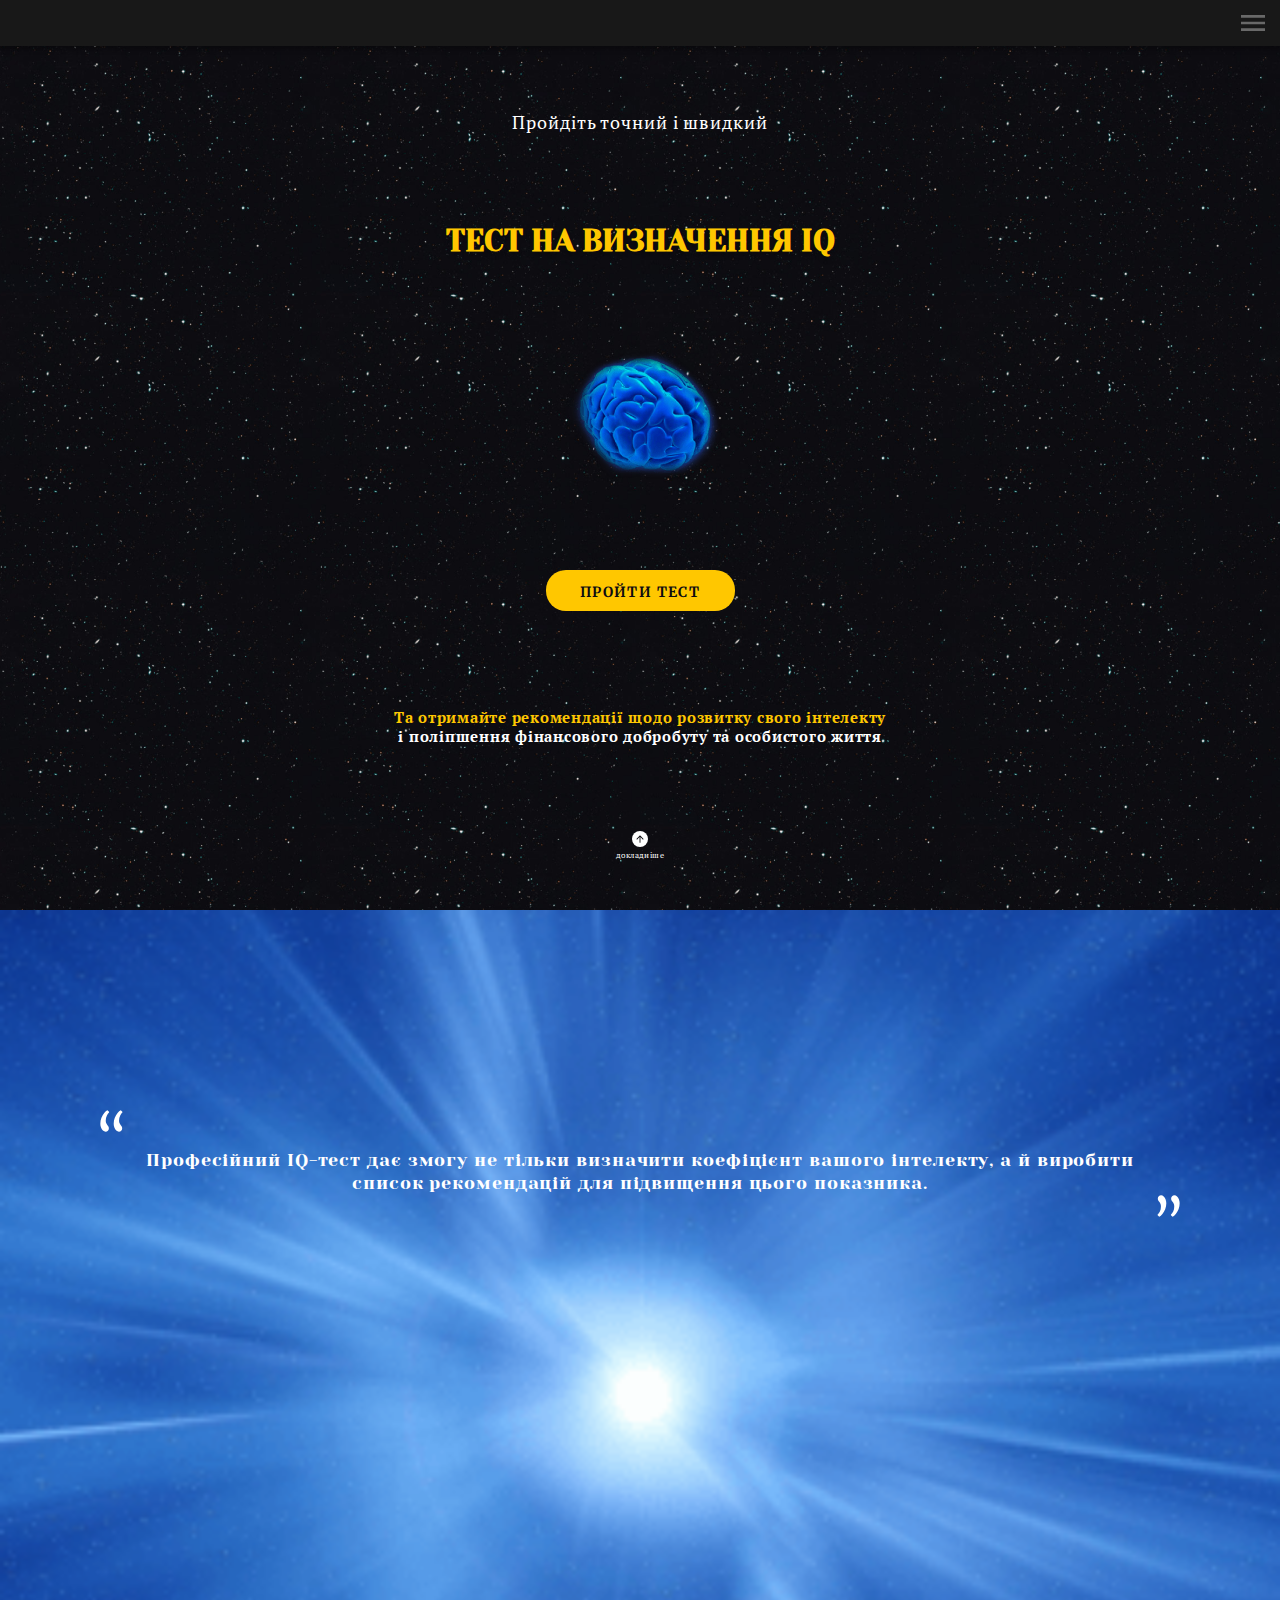
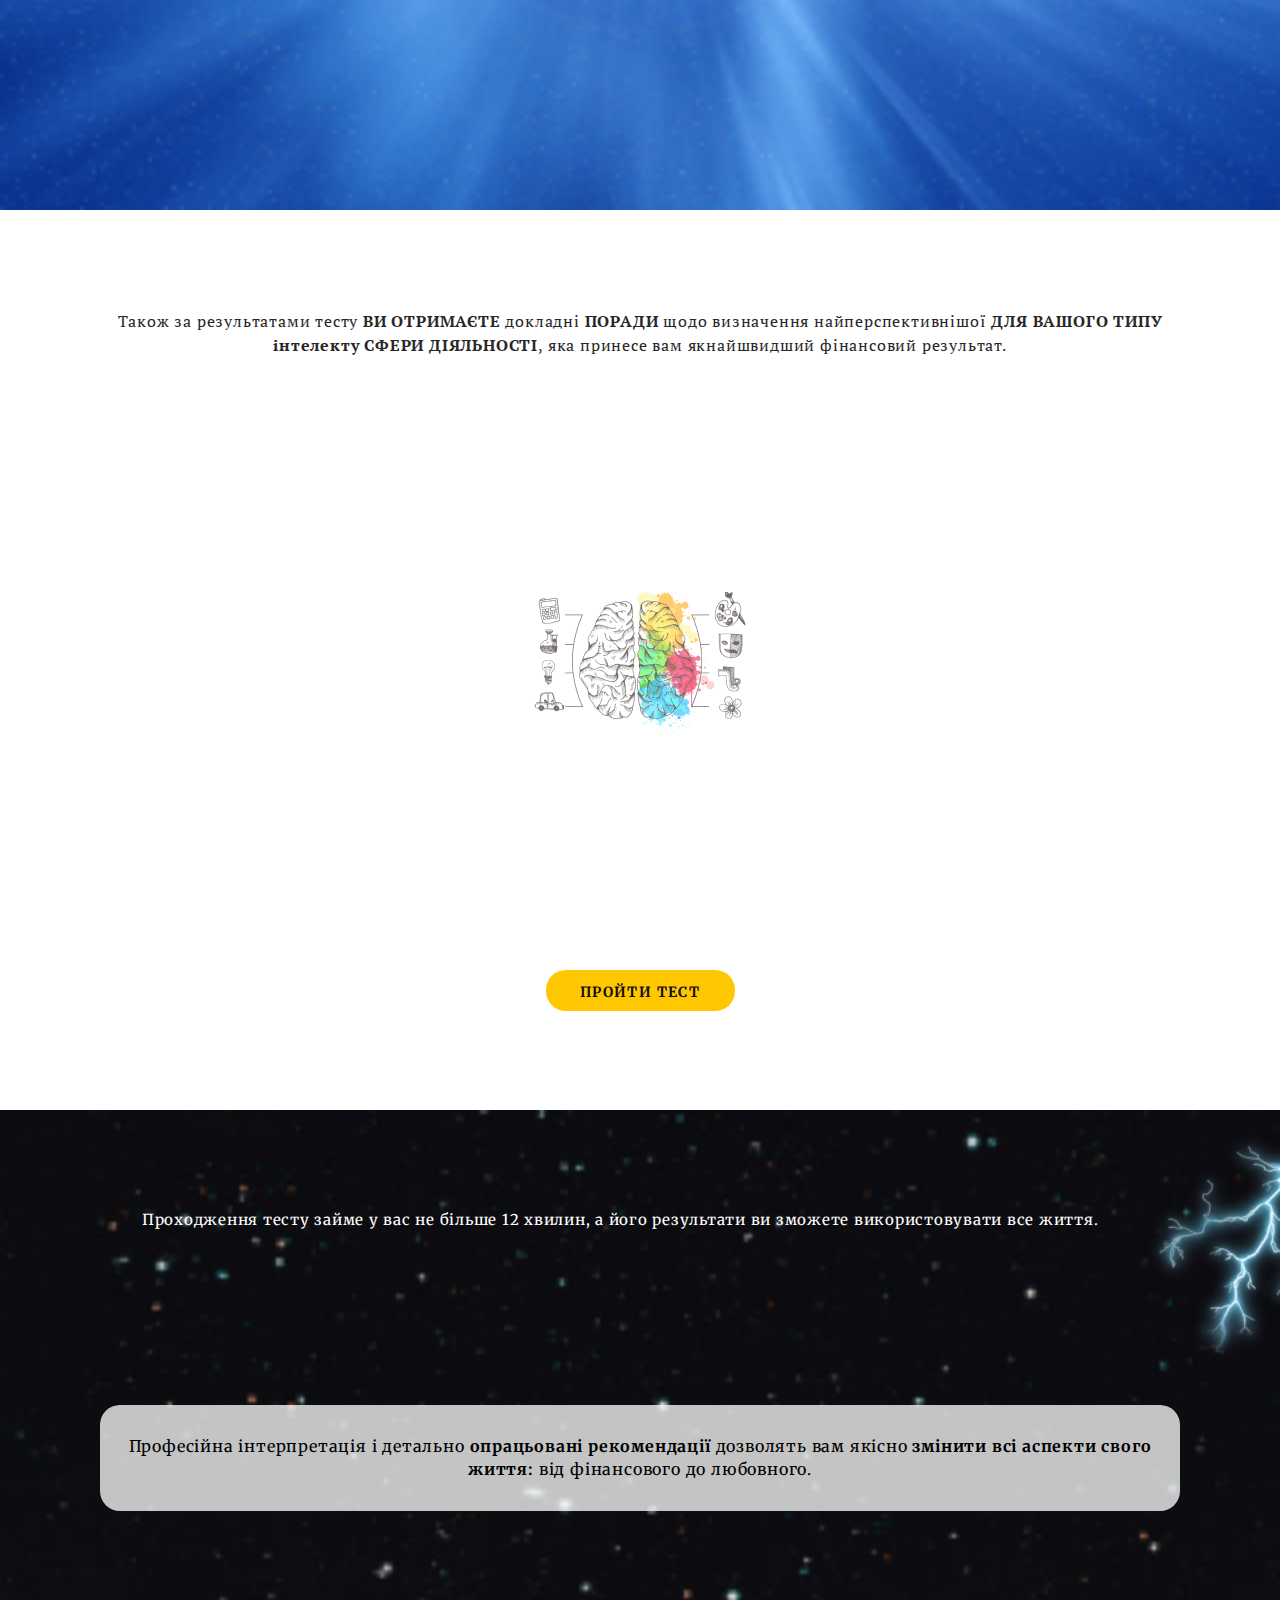
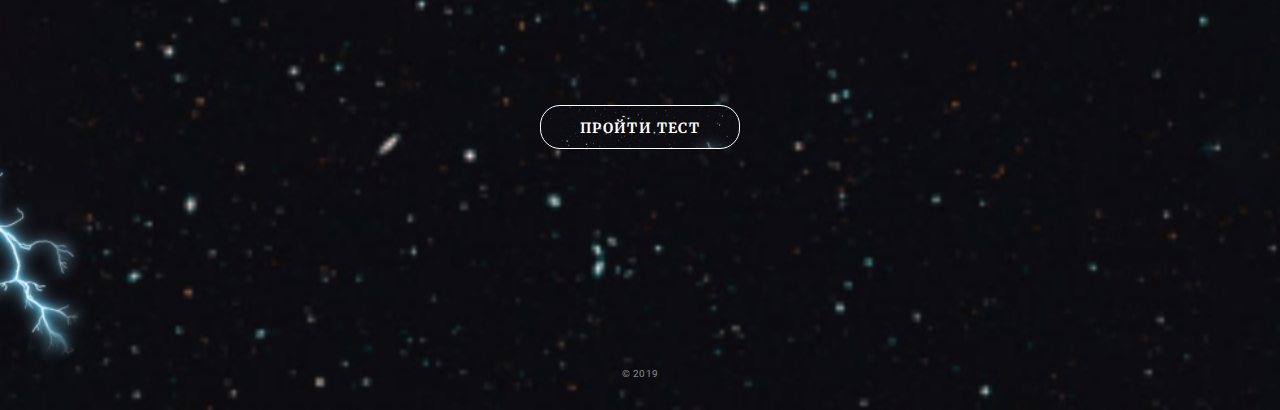
<file: index.html>
<!DOCTYPE html>
<html lang="en">
<head>
    <meta charset="UTF-8">
    <meta http-equiv="X-UA-Compatible" content="IE=edge">
    <meta name="viewport" content="width=device-width, initial-scale=1.0">
    <link rel="preconnect" href="https://fonts.googleapis.com">
    <link rel="preconnect" href="https://fonts.gstatic.com" crossorigin>
    <link href="https://fonts.googleapis.com/css2?family=Merriweather:wght@400;700;900&family=PT+Serif:wght@400;700&family=Roboto:wght@300;500;700;900&family=Yeseva+One&display=swap" rel="stylesheet">
    <link rel="stylesheet" href="styles/home.css">
    <title>IQ Test App</title>
</head>
<body>
    <div id="main-page">
        <!-- <header class="header">
            <button class="menu__btn" id="menu-btn">
                <img src="./images/menu_icon.svg" alt="">
            </button>
            <div class="menu ">
                <button class="menu__btn-close" id="close-btn">
                    <img src="./images/close_icon.svg" alt="close button">
                </button>
                <ul class="menu__list">
                    <li><a href="/" onclick="route()">Головна</a></li>
                    <li><a href="/result" onclick="route()">Інформація про тест</a></li>
                    <li><a href="/test" onclick="route()">Пройти тест</a></li>
                </ul>
            </div>
        </header>
        <main>
            <section class="hero">
                <span class="hero__label">Пройдіть точний і швидкий</span>
                <h1 class="hero__title">тест на визначення IQ</h1>
                <img class="hero__img" src="./images/brain-large_img-min.png" alt="brain images">
                <a class="button hero__btn" href="">Пройти тест</a>
                <p class="hero__text"><span class="colored">Tа отримайте рекомендації щодо розвитку свого інтелекту</span><br>
                    і поліпшення фінансового добробуту та особистого життя</p>
                <button class="btn-more">
                    <img src="./images/arrow-icon.svg" alt="arrow icon">
                    Докладніше
                </button>
            </section>
            <article class="description">
                <img src="./images/double_qw.svg" alt="">
                <p class="description__text">Професійний IQ-тест дає змогу не тільки визначити коефіцієнт вашого інтелекту, 
                    а й виробити список рекомендацій для підвищення цього показника.</p>
                <img src="./images/double_qw.svg" alt="">
            </article>
            <article class="invitation">
                <p>Також за результатами тесту 
                    <span class="uppercase bold">ви отримаєте</span> докладні <span class="uppercase bold">поради</span> щодо 
                    визначення найперспективнішої <span class="uppercase bold"> для вашого типу </span><b>інтелекту</b> 
                    <span class="uppercase bold">сфери діяльності</span>, 
                    яка принесе вам якнайшвидший фінансовий результат.
                </p>
                <img src="./images/brain_graphics-min.png" alt="brain">
                <a class="button invitation__btn" href="">Пройти тест</a>
            </article>
            <article class="invitation2">
                <p>Проходження тесту займе у вас не більше 12 хвилин,
                    а його результати ви зможете використовувати все життя.
                </p>
                <p>
                    Професійна інтерпретація і детально <span class="bold">опрацьовані рекомендації</span> дозволять 
                    вам якісно <b>змінити всі аспекти свого життя:</b> від фінансового до любовного.
                </p>
                <a class="button invitation2__btn" href="">Пройти тест</a>
                <span class="copyright">&copy 2019</span>
            </article>
        </main> -->
    </div>

    <script src="./js/router.js"></script>
    <script src="./js/index.js"></script>
    <script src="./api/api.js"></script>
</body>
</html>
</file>
<file: styles/home.css>
/* font-family: 'Merriweather' 400/700/900;

font-family: 'Yeseva One' 400;

font-family: 'PT Serif' 400/700;

font-family: 'Roboto'; 300/500/900 */

*,
*::before,
*::after {
  box-sizing: border-box;
}

body,
h1,
h2,
h3,
h4,
h5,
p,
span,
button,
ul,
li {
    margin: 0;
    padding: 0;
    border: none;
}

a {
    margin: 0;
    padding: 0;
    text-decoration: none;
    color:inherit;
}

li {
    list-style: none;
}

body {
    min-width: 100vw;
    min-height: 100vh;
    /* width: 100%;

    display: flex;
    justify-content: center;
    align-items: center;

    font-family: 'Roboto', sans-serif;
    font-style: normal;

    background-color: #E5E5E5; */

    font-style: normal;
    font-weight: 400;
}

/* ----------------header----------- */

.header{
    position: relative;
    height: 46px;
    min-height: 4vh;

    padding: 15px;

    background-color: #181818;
    box-shadow: 0px 4px 4px rgba(0, 0, 0, 0.25);
}

.menu{
    position: absolute;
    top: 0;
    right: 0;
    width: 320px;
    height: 100vh;

    padding-top: 110px;
    padding-left: 23px;

    background: #181818;
    transform: translatex(320px);
    transition: transform ease 1s;
    overflow: hidden;
    /* visibility: hidden; */
    /* opacity: 0; */
    display: none;
}

.visible{ 
    /* opacity: 1; */
    /* visibility: visible; */
    /* overflow: visible; */
    display: block;
    transform: translatex(0);
    z-index: 2;
}

.menu__list li:not(:last-child) {
    margin-bottom: 27px;
}

.menu__list li:hover {
    color: #F4CE0C;
}

.menu__btn{
    /* position: absolute;
    right: 15px;
    top: 17px; */
    display: block;
    margin-left: auto;
    /* margin-top: 17px; */

    background: inherit;
}

.menu__btn:hover{
    transform :scale(1.2)
}

.menu__btn-close{
    position: absolute;
    right: 13px;
    top: 18px;

    width: 28px;
    height: 28px;

    background: inherit;
}

.menu__list{
    font-family: 'Roboto';
    font-weight: 300;
    font-size: 16px;
    line-height: 22px;

    text-transform: uppercase;

    color: #FFFFFF;
}

/* -------------hero--------------- */

.hero{
    /* width: 100vw;
    height: 100vh; */
    /* height: 522px; */
    height: 96vh;

    display: flex;
    flex-direction: column;
    justify-content: flex-start;
    align-items: center;

    padding: 27px 30px 0 30px;
    background-image: url('../images/background-min.png');
}

@media (min-width: 480px) {
    .hero{
        justify-content: space-around;
    }
}

.hero__label{
    margin-left: auto;
    margin-right: auto;

    font-family: 'PT Serif';
    font-size: 18px;
    line-height: 24px;
    text-align: center;
    letter-spacing: 0.05em;
    /* text-transform: uppercase; */

    color: #FFFFFF;
}

.hero__title{
    margin-top: 15px;

    padding:0 34px;

    font-family: 'Yeseva One';
    font-size: 30px;
    line-height: 35px;
    text-align: center;
    text-transform: uppercase;

    color: #FFC700;

    text-shadow: 0px 4px 4px rgba(0, 0, 0, 0.25);
}

.hero__img{
    width: 164px;

    align-self: center;
}

.button{
    width: 189px;
    height: 41px;

    padding: 13px 0;
    margin-left: auto;
    margin-right: auto;

    font-family: 'Merriweather';
    font-weight: 700;
    font-size: 14px;
    line-height: 18px;

    text-align: center;
    letter-spacing: 0.1em;
    text-transform: uppercase;

    color: #0D0C11;

    background: radial-gradient(50% 50% at 50% 50%, #FFC700 0%, #FFC700 100%);
    border-radius: 20px;
    transition: color ease .3s;
}

.button:hover,
.button:focus{
    color: #8E8E8E;
    background: #DADADA;
    box-shadow: inset 0px 4px 10px rgba(0, 0, 0, 0.25);
}

.hero__btn{
    margin-bottom: 22px;
}

.hero__text{
    margin-bottom: 11px;

    font-family: 'PT Serif';
    font-weight: 700;
    font-size: 15px;
    line-height: 19px;

    text-align: center;
    letter-spacing: 0.05em;

    color: #FFFFFF;
}

.colored{
    color: #FFC700;
}

.btn-more{
    display: flex;
    flex-direction: column;
    justify-content: center;
    align-items: center;

    margin-bottom: 11px;

    font-family: 'PT Serif';
    font-style: normal;
    font-weight: 400;
    font-size: 8px;
    line-height: 11px;
    text-align: center;
    letter-spacing: 0.05em;
    text-transform: lowercase;

    color: #FFFFFF;
    background-color: inherit;

    cursor: pointer;
}

.btn-more img{
    width: 16px;
    height: 16px;

    display: block;
    /* text-align: center; */
    padding: 4px;
    margin-bottom: 3px;

    border-radius: 50%;
    background-color: #fff;
}

.description{
    /* height: 100vh; */
    padding: 43px 30px 32px 25px;
    background-image: url('../images/shine_bg-min.png');
    background-repeat: no-repeat;
    background-position: center center;
    background-size: cover;
}

@media (min-width: 480px) {
    .description{
        min-height: 500px;
        height: 100vh;
        padding: 200px 100px;
    }
}


.description img{
    width: 23px;
    display: block;
    height: auto;
}

.description__text{
    margin: 17px 12px 0 12px;

    font-family: 'Yeseva One';
    font-size: 18px;
    line-height: 23px;

    text-align: center;
    letter-spacing: 0.05em;

    color: #FFFFFF;
}

.description img:last-child{
    margin-left: auto;
    transform: rotate(-180deg);
}

.invitation {
    height: 100vh;

    padding: 40px 11px;
    font-family: 'PT Serif';
    font-size: 16px;
    line-height: 24px;

    letter-spacing: 0.05em;

    color: #272727;
}

@media (min-width: 480px) {
    .invitation{
        display: flex;
        min-height: 500px;
        /* height: 100vh; */
        padding: 0 100px;
        text-align: center;
        flex-direction: column;
        justify-content: space-around;
        align-items: center;
    }
}

.invitation img{
    display: block;
    margin: 38px auto 0 auto;
}

.invitation__btn{
    display: block;
}

.uppercase{
   text-transform: uppercase; 
}

.bold{
    font-weight: 700;
}

.invitation2{
    width: 100%;
    height: 100vh;

    display: flex;
    text-align: center;
    flex-direction: column;
    justify-content: space-between;

    padding: 55px 10px 13px 10px;

    background-image: url('../images/lightning_PNG9-min.png'),
    url('../images/lightning_2.png'),
    url('../images/background-min.png');
    background-size: 165px, 165px, cover;
    background-position: top right, bottom left, center;
    background-repeat: no-repeat;
}

@media (min-width: 480px) {
    .invitation2{
        min-height: 500px;
        padding: 100px 100px 25px 100px;
    }
}

.invitation2 p:first-child{
    display: block;
    padding-right: 40px;
    font-family: 'Merriweather';
    font-size: 15px;
    line-height: 20px;

    letter-spacing: 0.05em;

    color: #FFFFFF;  
}

.invitation2 p:nth-child(2){
    display: block;
    padding: 30px 15px;
    margin-top: 14px;

    font-family: 'Merriweather';
    font-size: 16px;
    line-height: 23px;

    letter-spacing: 0.05em;

    background: rgba(243, 243, 242, 0.8);
    border-radius: 20px;
}

.invitation2__btn{
    width: 200px;
    height: 44px;

    display: block;
    margin-top: 33px;
    margin-bottom: 52px;

    color: #fff;
    background: inherit;
    border: 1px solid white;
}

.copyright{
    display: block;
    margin-left: auto;
    margin-right: auto;

    font-family: 'Roboto';
    font-size: 10px;
    line-height: 23px;

    text-align: center;
    letter-spacing: 0.05em;

    color: rgba(255, 255, 255, 0.5);
}


/* --------------test.html--------------- */

.test__header{
    position: relative;
    height: 46px;

    display: flex;
    justify-content: space-around;
    align-items: center;
    

    padding-left: 15px;

    background-color: #181818;
    box-shadow: 0px 4px 4px rgba(0, 0, 0, 0.25);
}

.test__header .menu__btn{
    margin: 0;
}

.test__header .img{
    width: 48px;
    height: 48px;

    /* margin-left: 9px; */
}

.test__header .title{
    font-family: 'Yeseva One';
    font-size: 12px;
    line-height: 14px;
    letter-spacing: 0.05em;
    text-transform: uppercase;

    color: #FFC700;
}

.card {
    display: flex;
    flex-direction: column;
    align-items: center;
    justify-content: space-between;

    height: 93vh;
    padding-top: 17px;
    padding-bottom: 25px;

    background-image: url('../images/background-min.png');
}

.line{
    width: 260px;
    height: 11px;

    margin-left: auto;
    margin-right: auto;

    background: #F2F3F3;
    mix-blend-mode: normal;
    opacity: 0.59;
    border-radius: 10.5px;
}

.status{
    width: 16px;
    height: 11px;

    background: #3BDE7C;
    border-radius: 10.5px;
}

.question{
    display: flex;
    flex-direction: column;
    align-items: center;
    justify-content: center;
}

.question__title{
    margin-bottom: 38px;

    font-family: 'PT Serif';
    font-size: 20px;
    line-height: 26px;
    text-align: center;
    letter-spacing: 0.05em;

    color: #FFFFFF;
}

.question__list{
    display: flex;
    flex-direction: column;
    align-items: center;
    gap: 8px;  
}

.question__item{
    min-width: 320px;
    
    display: flex;
    justify-content: flex-start;
    align-items: center;
    gap: 40px;

    /* padding: 15px 35px; */

    background-color: rgb(242 243 243 / 15%);
}

 /* Hide the default radio button appearance */
input[type="radio"] {
    display: none;
}
  
  /* Style the radio button appearance */
input[type="radio"] + label:before {
    content: '';
    display: inline-block;
    width: 20px;
    height: 20px;
    margin-right: 40px;
    border-radius: 50%;
    border: 1px solid #fff;
    vertical-align: text-bottom;
}
  
  /* Style the radio button appearance when checked */
input[type="radio"]:checked + label:before {
    background-color: #2950C2;
}

input[type="radio"]:checked + label {
    background-color: #FFC700;
}

.question__label{
    width: 100%;
    padding: 15px 35px;
}

/* .circle{
    width: 20px;
    height: 20px;
    border: 1px solid #fff;
    border-radius: 50%;
} */

.question__answer{
    font-family: 'PT Serif';
    font-size: 20px;
    line-height: 26px;
    letter-spacing: 0.05em;

    color: #fff;
}

.question__btn{
    /* width: 200px;
    height: 44px;

    display: block;
    margin-top: 33px;
    margin-bottom: 52px; */

    /* color: #fff;
    background: inherit;
    border: 1px solid white; */
}

/* --------------result page---------- */
.result__header{
    height: 46px;

    display: flex;
    justify-content: flex-start;
    align-items: center;
    gap: 10px;

    padding-left: 15px;

    background-color: #181818;
    box-shadow: 0px 4px 4px rgba(0, 0, 0, 0.25);
}

.result__header-title{
    font-family: 'Yeseva One';
    font-size: 20px;
    line-height: 23px;
    letter-spacing: 0.1em;
    text-transform: uppercase;

    color: #FFC700;
}

.result{
    padding: 35px 10px 5px 10px;
    background-image: url('../images/background-min.png');
    font-family: 'PT Serif';
}

@media (min-width: 480px) {
    .result{
        padding: 35px 100px 0px 100px;
        display: flex;
        flex-direction: column;
        justify-content: space-evenly;
        height: 100vh;
}}

.result p:nth-child(1){
    /* font-family: 'PT Serif'; */
    font-weight: 700;
    font-size: 15px;
    line-height: 16px;

    text-align: center;
    letter-spacing: 0.1em;
    text-transform: uppercase;

    color: #FFFFFF;
}

.result p:nth-child(2){
    margin-top: 13px;
    padding: 0 15px;

    /* font-family: 'PT Serif'; */
    font-size: 14px;
    line-height: 18px;

    text-align: center;
    color: #FFFFFF;
}

.result p:nth-child(3) {
    margin-top: 22px;
    padding: 0 15px;
    /* font-family: 'PT Serif'; */
    font-weight: 700;
    font-size: 18px;
    line-height: 22px;

    text-align: center;
    letter-spacing: 0.1em;
    text-transform: uppercase;

    color: #3BDE7C;
}

.result p:nth-child(4){
    display: block;
    padding: 15px;
    margin-top: 15px;
    
    font-family: 'Roboto';
    font-style: normal;
    font-weight: 500;
    font-size: 8px;
    line-height: 14px;
    /* or 175% */

    text-align: center;
    letter-spacing: 2px;
    text-transform: uppercase;

    color: #FFFFFF;

    background: #1C2741;
    border-radius: 6px; 
}

.result p:nth-child(5){
    margin-top: 15px;
    /* font-family: 'PT Serif'; */
    font-size: 11px;
    line-height: 30px;

    text-align: center;
    letter-spacing: 0.1em;

    color: #3BDE7C;
}

.result p:nth-child(5) span{
    font-size: 20px;
    line-height: 30px;
}

.call-btn{
    display: flex;
    align-items: center;
    gap: 18px;

    padding: 30px 15px;
    margin-left: auto;
    margin-right: auto;
    margin-top: 10px;

    background: #EB1B00;
    border-radius: 5px;
}

.call-btn__text{
    font-family: 'Roboto';
    font-style: normal;
    font-weight: 900;
    font-size: 15px;
    line-height: 18px;
    letter-spacing: 0.05em;

    text-align: left;

    color: #FFFFFF;
}

.rules{
    /* width: 110%; */
    padding-top: 140px;

    font-family: 'Roboto';
    font-size: 7px;
    line-height: 9px;

    text-align: center;
    letter-spacing: 3px;
    text-transform: uppercase;

    color: rgba(255, 255, 255, 0.5);

    transform: translateY(23px);
    background-image: inherit;
}

.underline{
    text-decoration: underline;
}

/* #person{
    margin-left: auto;
    margin-right: auto;
} */

.hero__card{
    display: block;
    padding: 15px;
    text-align: center;

    color: #FFFFFF
}
</file>
